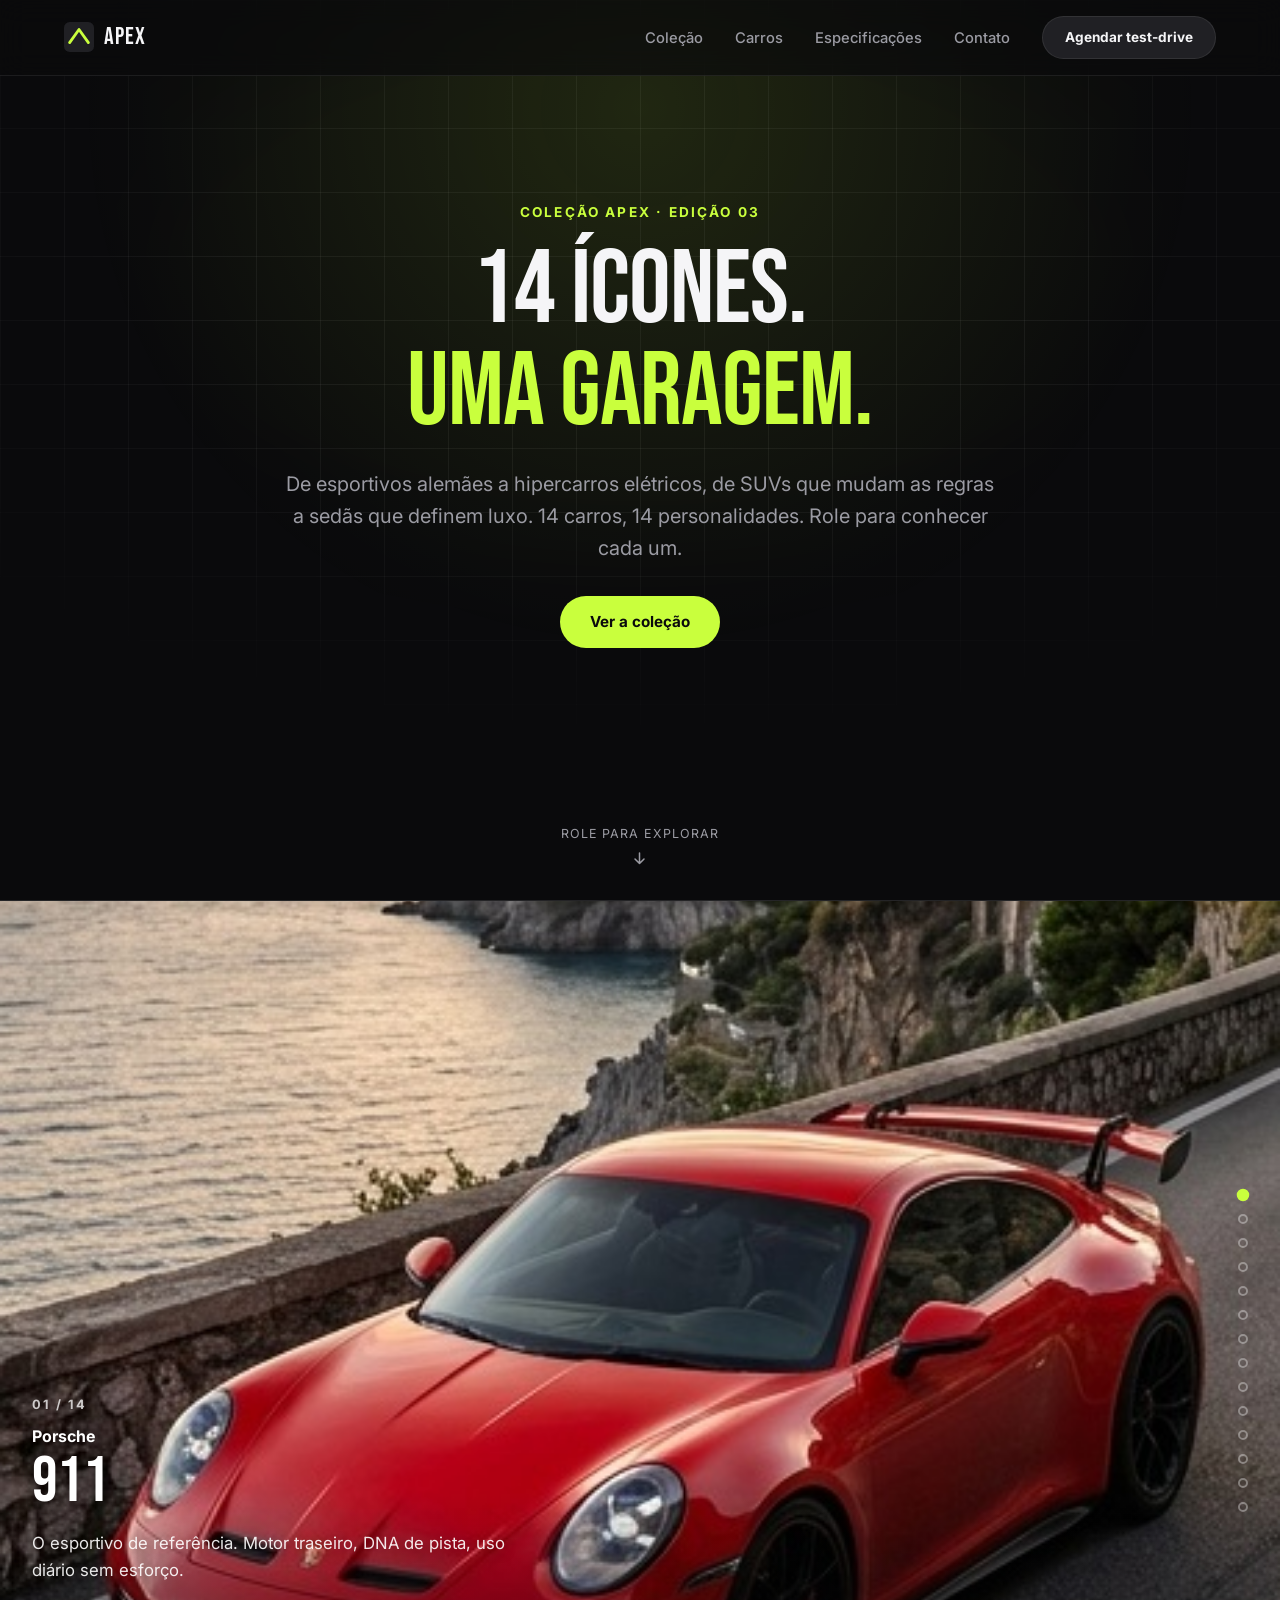
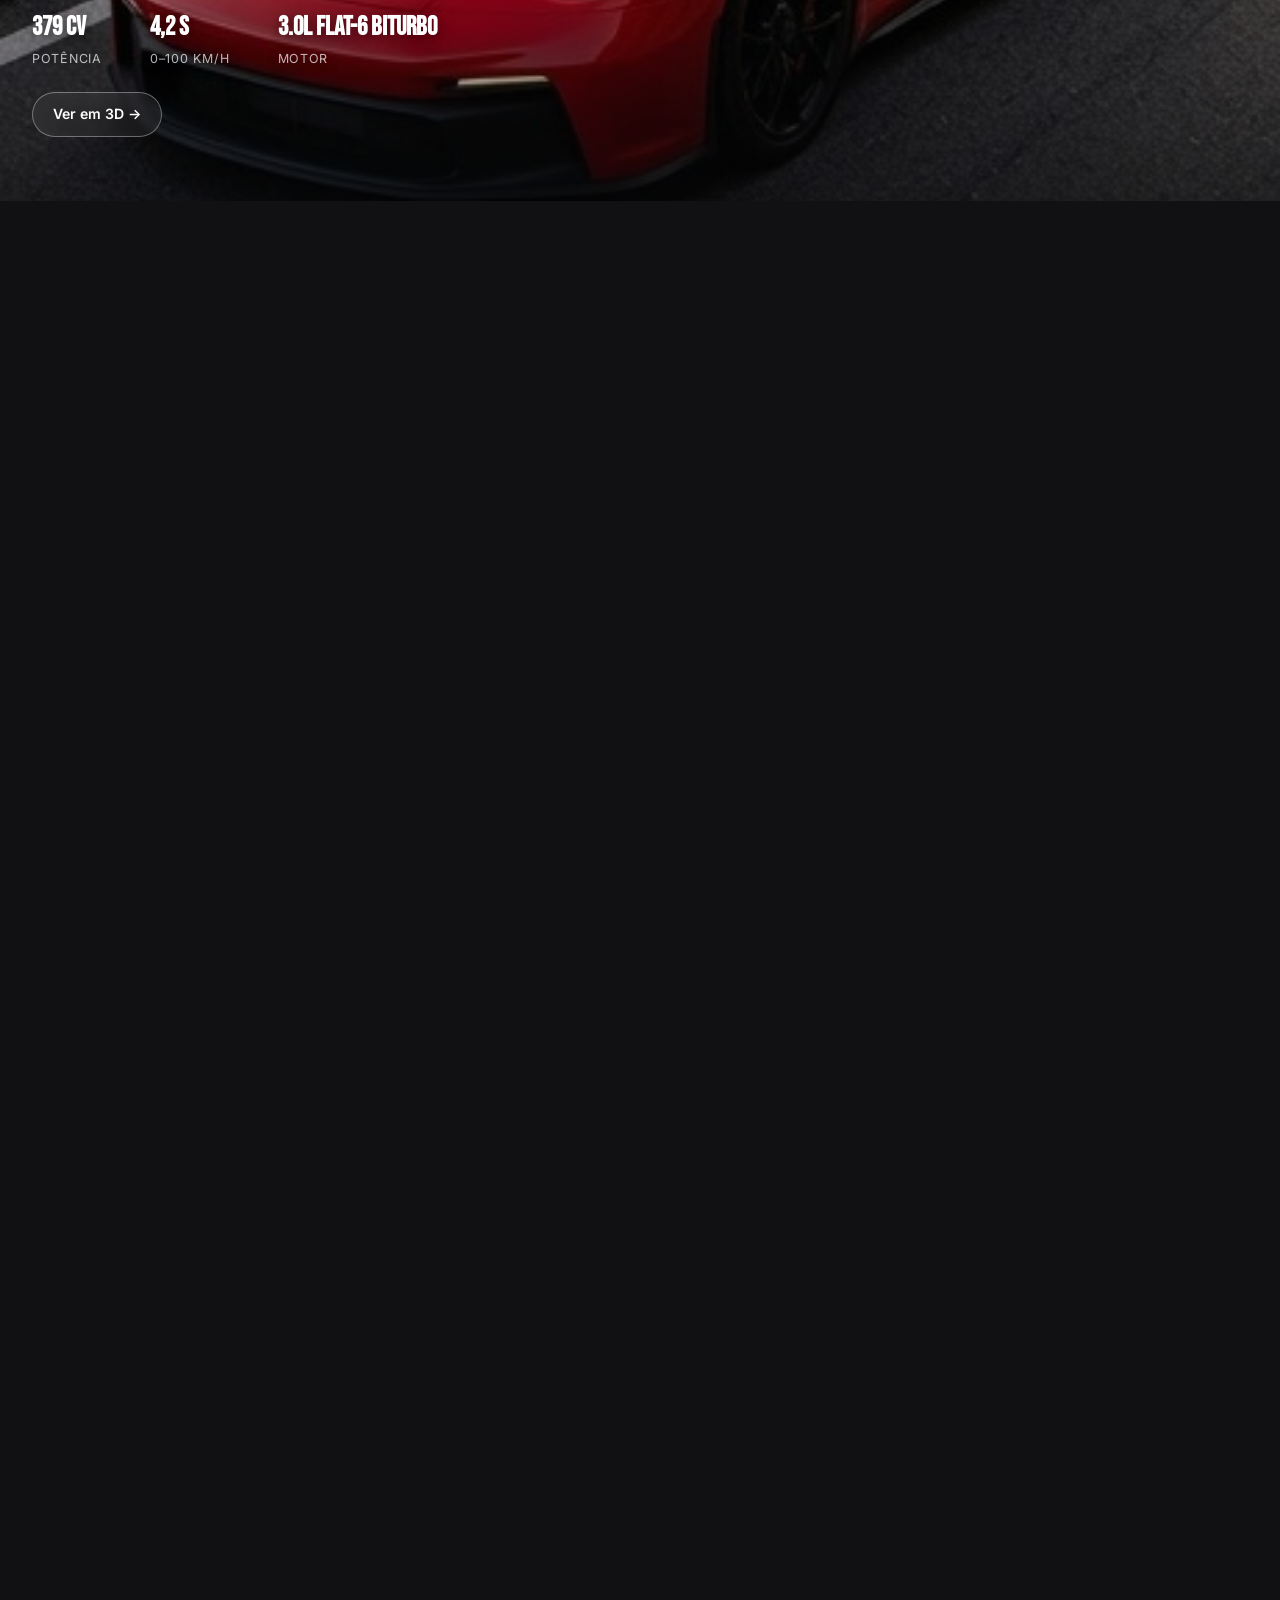
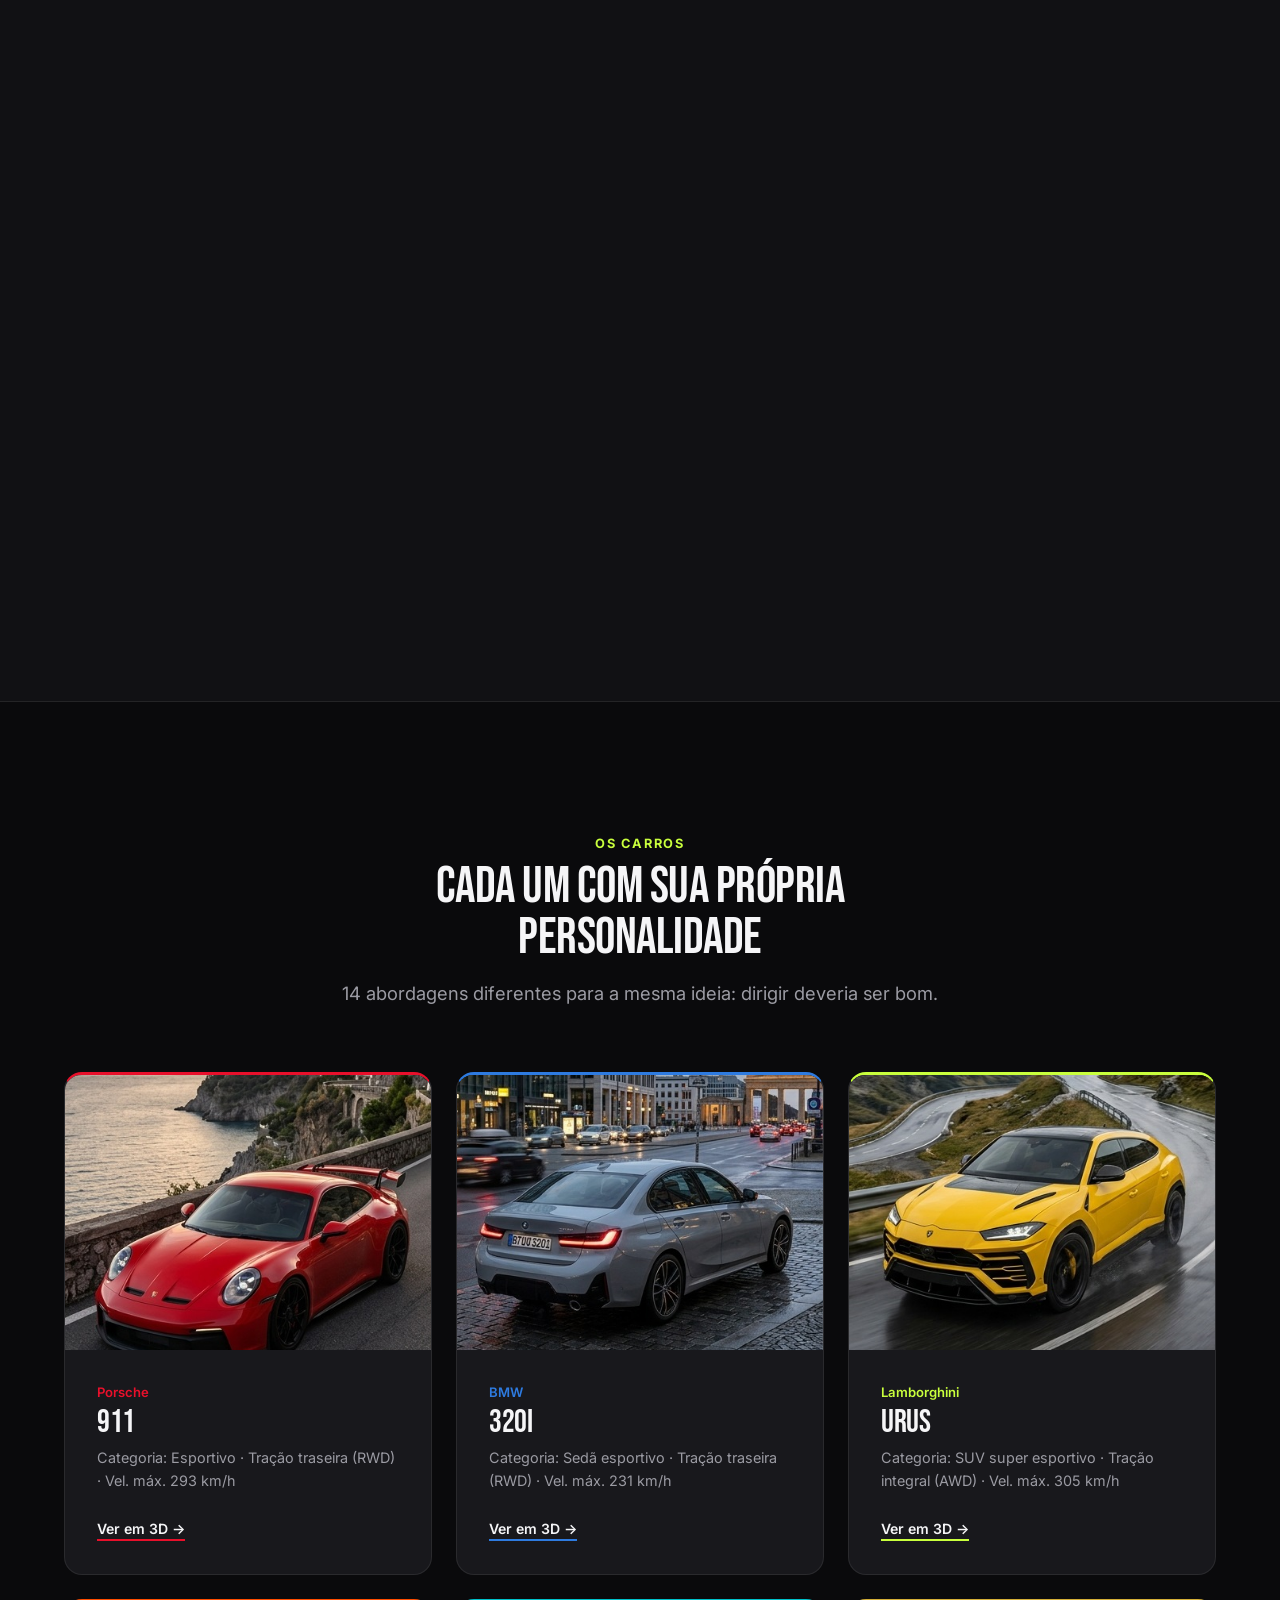
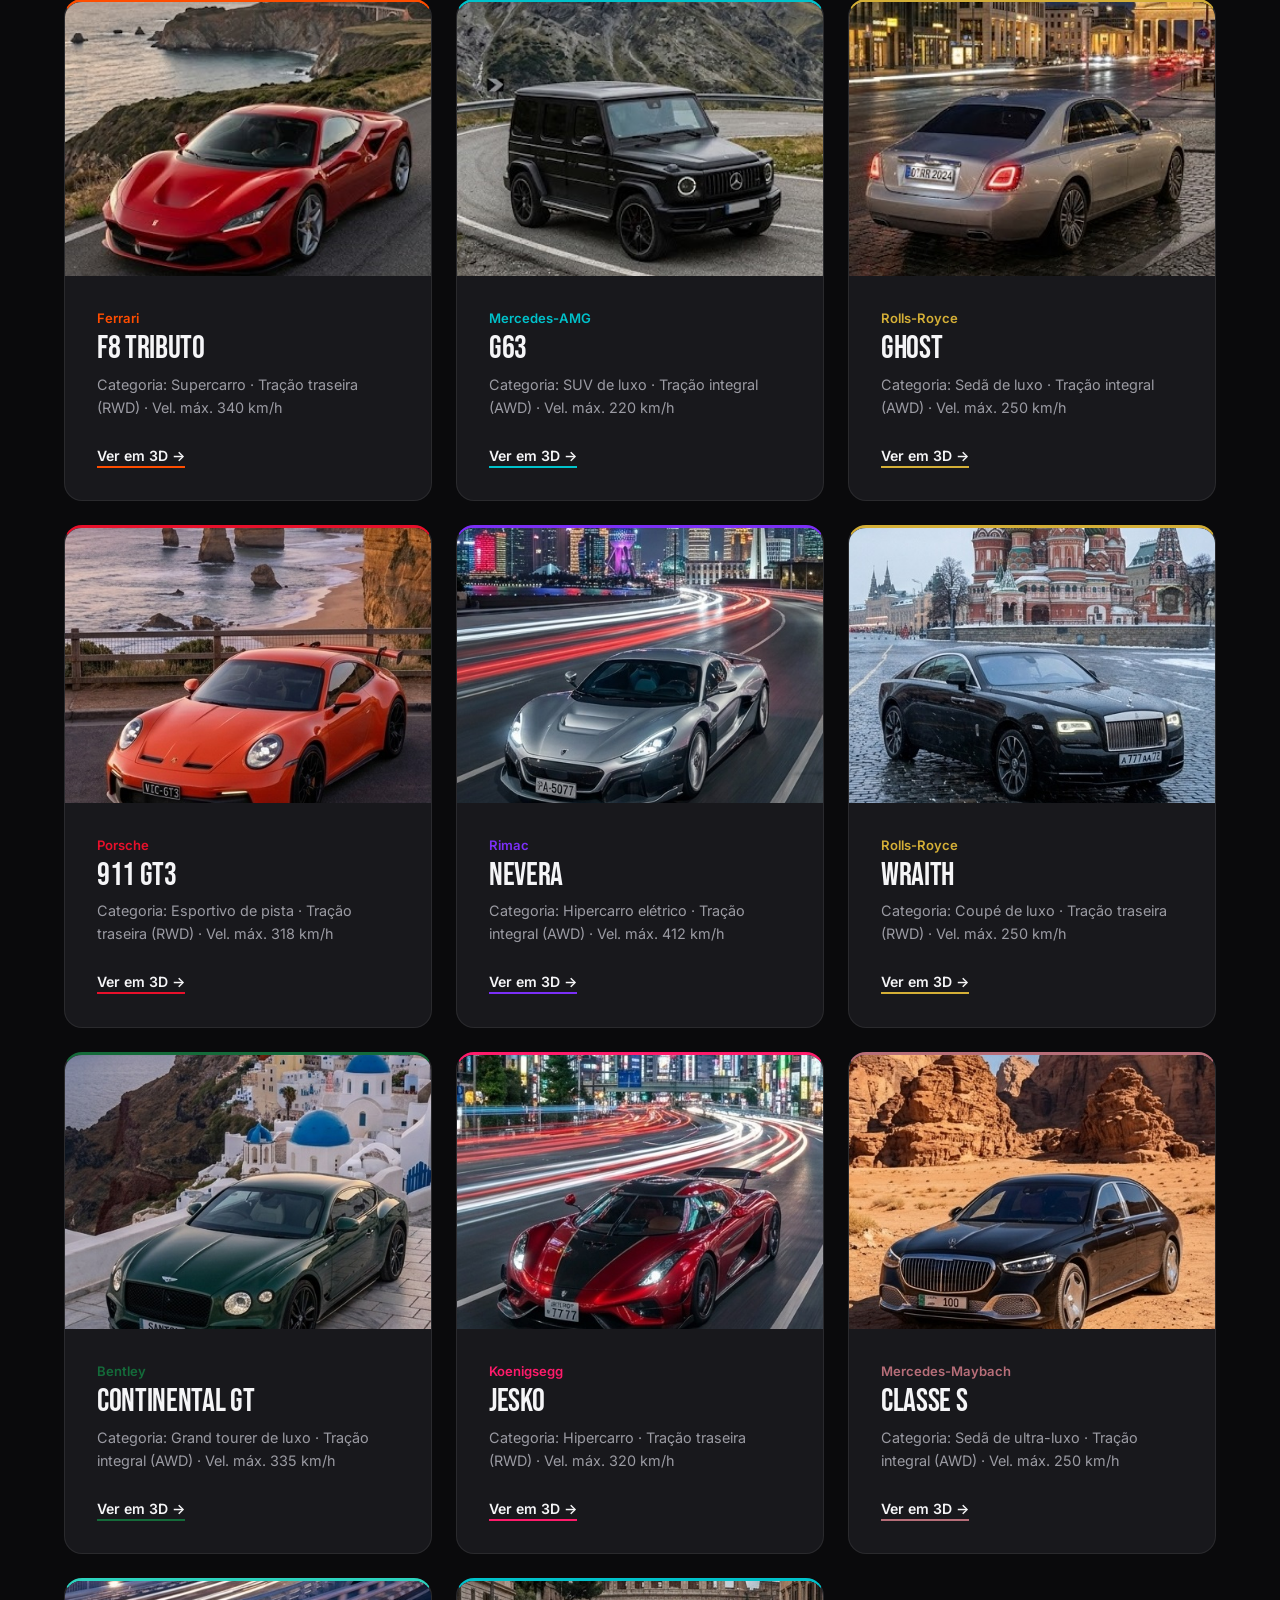
<file: index.html>
<!DOCTYPE html>
<html lang="pt-BR">
<head>
<meta charset="UTF-8">
<meta name="viewport" content="width=device-width, initial-scale=1.0">
<title>APEX — 14 ícones automotivos</title>
<meta name="description" content="APEX reúne 14 ícones do automobilismo em uma vitrine só: de Porsche e Ferrari a Rimac, Koenigsegg, Bentley e Rolls-Royce. Role a página e veja cada carro ganhar vida.">
<meta name="theme-color" content="#0A0A0C">

<meta property="og:type" content="website">
<meta property="og:title" content="APEX — 14 ícones automotivos">
<meta property="og:description" content="Uma coleção de 14 carros icônicos, de esportivos alemães a hipercarros elétricos, em uma vitrine digital com storytelling por scroll.">
<meta property="og:locale" content="pt_BR">

<link rel="icon" href="data:image/svg+xml,%3Csvg xmlns='http://www.w3.org/2000/svg' viewBox='0 0 32 32'%3E%3Crect width='32' height='32' rx='6' fill='%230A0A0C'/%3E%3Cpath d='M6 22 L16 8 L26 22' fill='none' stroke='%23C9FF3D' stroke-width='3' stroke-linecap='round' stroke-linejoin='round'/%3E%3C/svg%3E">

<link rel="preconnect" href="https://fonts.googleapis.com">
<link rel="preconnect" href="https://fonts.gstatic.com" crossorigin>
<link href="https://fonts.googleapis.com/css2?family=Bebas+Neue&family=Inter:wght@400;500;600;700;800&display=swap" rel="stylesheet">

<link rel="stylesheet" href="css/style.css">

<script type="application/ld+json">
{
  "@context": "https://schema.org",
  "@type": "ItemList",
  "name": "Coleção APEX",
  "itemListElement": [
    { "@type": "Car", "position": 1, "name": "Porsche 911", "brand": "Porsche", "vehicleEngine": "3.0L Flat-6 Biturbo" },
    { "@type": "Car", "position": 2, "name": "BMW 320i", "brand": "BMW", "vehicleEngine": "2.0L 4 cilindros Turbo" },
    { "@type": "Car", "position": 3, "name": "Lamborghini Urus", "brand": "Lamborghini", "vehicleEngine": "4.0L V8 Biturbo" },
    { "@type": "Car", "position": 4, "name": "Ferrari F8 Tributo", "brand": "Ferrari", "vehicleEngine": "3.9L V8 Biturbo" },
    { "@type": "Car", "position": 5, "name": "Mercedes-AMG G63", "brand": "Mercedes-AMG", "vehicleEngine": "4.0L V8 Biturbo" },
    { "@type": "Car", "position": 6, "name": "Rolls-Royce Ghost", "brand": "Rolls-Royce", "vehicleEngine": "6.75L V12 Biturbo" },
    { "@type": "Car", "position": 7, "name": "Porsche 911 GT3", "brand": "Porsche", "vehicleEngine": "4.0L Flat-6" },
    { "@type": "Car", "position": 8, "name": "Rimac Nevera", "brand": "Rimac", "vehicleEngine": "Elétrico, 4 motores" },
    { "@type": "Car", "position": 9, "name": "Rolls-Royce Wraith", "brand": "Rolls-Royce", "vehicleEngine": "6.6L V12 Biturbo" },
    { "@type": "Car", "position": 10, "name": "Bentley Continental GT", "brand": "Bentley", "vehicleEngine": "6.0L W12 Biturbo" },
    { "@type": "Car", "position": 11, "name": "Koenigsegg Jesko", "brand": "Koenigsegg", "vehicleEngine": "5.0L V8 Biturbo" },
    { "@type": "Car", "position": 12, "name": "Mercedes-Maybach Classe S", "brand": "Mercedes-Maybach", "vehicleEngine": "6.0L V12 Biturbo" },
    { "@type": "Car", "position": 13, "name": "McLaren Artura", "brand": "McLaren", "vehicleEngine": "3.0L V6 Biturbo Híbrido" },
    { "@type": "Car", "position": 14, "name": "Mercedes-AMG GT 63 S", "brand": "Mercedes-AMG", "vehicleEngine": "4.0L V8 Biturbo" }
  ]
}
</script>
</head>
<body>

<a class="skip-link" href="#conteudo">Pular para o conteúdo</a>

<!-- ===================== HEADER / NAV ===================== -->
<header class="site-header" id="topo">
  <div class="container header-inner">
    <a href="#topo" class="logo" aria-label="APEX — início">
      <svg class="logo-mark" viewBox="0 0 32 32" aria-hidden="true">
        <rect width="32" height="32" rx="6" class="logo-bg"/>
        <path d="M6 22 L16 8 L26 22" fill="none" stroke="currentColor" stroke-width="3" stroke-linecap="round" stroke-linejoin="round"/>
      </svg>
      <span>APEX</span>
    </a>

    <nav class="main-nav" id="mainNav" aria-label="Navegação principal">
      <ul>
        <li><a href="#colecao">Coleção</a></li>
        <li><a href="#carros">Carros</a></li>
        <li><a href="#especificacoes">Especificações</a></li>
        <li><a href="#contato">Contato</a></li>
      </ul>
      <a href="#contato" class="btn btn-nav">Agendar test-drive</a>
    </nav>

    <button class="menu-toggle" id="menuToggle" aria-label="Abrir menu" aria-expanded="false" aria-controls="mainNav">
      <span></span><span></span><span></span>
    </button>
  </div>
</header>

<main id="conteudo">

<!-- ===================== HERO ===================== -->
<section class="hero" aria-label="Abertura">
  <div class="hero-grid" aria-hidden="true"></div>
  <div class="container hero-inner">
    <p class="hero-eyebrow reveal">Coleção APEX · Edição 03</p>
    <h1 class="hero-title reveal">
      14 ícones.<br>
      <span class="accent-text">Uma garagem.</span>
    </h1>
    <p class="hero-lead reveal">
      De esportivos alemães a hipercarros elétricos, de SUVs que mudam as regras a
      sedãs que definem luxo. 14 carros, 14 personalidades. Role para conhecer cada um.
    </p>
    <a href="#colecao" class="btn btn-primary reveal">Ver a coleção</a>
  </div>
  <a href="#colecao" class="scroll-cue" aria-hidden="true">
    <span>Role para explorar</span>
    <svg viewBox="0 0 24 24" width="18" height="18"><path d="M12 4v14m0 0-6-6m6 6 6-6" fill="none" stroke="currentColor" stroke-width="2" stroke-linecap="round" stroke-linejoin="round"/></svg>
  </a>
</section>

<!-- ===================== COLEÇÃO (scrollytelling) ===================== -->
<section class="showcase" id="colecao" aria-label="Coleção de carros">
  <div class="showcase-track">
    <div class="showcase-stage">

      <div class="car-layer" data-index="0" data-car="porsche">
        <img class="car-photo" src="assets/porsche-911.jpg" alt="Porsche 911 vermelho em estrada litorânea ao entardecer, na Costa Amalfitana" width="461" height="768" loading="eager">
        <div class="car-overlay"></div>
        <div class="car-copy">
          <span class="copy-index">01 / 14</span>
          <span class="copy-brand">Porsche</span>
          <h2 class="copy-model">911</h2>
          <p class="copy-tagline">O esportivo de referência. Motor traseiro, DNA de pista, uso diário sem esforço.</p>
          <ul class="copy-specs">
            <li><strong>379 cv</strong><span>Potência</span></li>
            <li><strong>4,2 s</strong><span>0–100 km/h</span></li>
            <li><strong>3.0L Flat-6 Biturbo</strong><span>Motor</span></li>
          </ul>
          <a href="carro.html?carro=porsche" class="copy-cta">Ver em 3D →</a>
        </div>
      </div>

      <div class="car-layer" data-index="1" data-car="bmw">
        <img class="car-photo" src="assets/bmw-320i.jpg" alt="BMW 320i prata visto de trás em rua urbana molhada, com o Portão de Brandemburgo ao fundo" width="461" height="768" loading="lazy">
        <div class="car-overlay"></div>
        <div class="car-copy">
          <span class="copy-index">02 / 14</span>
          <span class="copy-brand">BMW</span>
          <h2 class="copy-model">320i</h2>
          <p class="copy-tagline">O equilíbrio perfeito entre esportividade e rotina. Tração traseira, cockpit voltado ao motorista.</p>
          <ul class="copy-specs">
            <li><strong>184 cv</strong><span>Potência</span></li>
            <li><strong>7,1 s</strong><span>0–100 km/h</span></li>
            <li><strong>2.0L 4 cil. Turbo</strong><span>Motor</span></li>
          </ul>
          <a href="carro.html?carro=bmw" class="copy-cta">Ver em 3D →</a>
        </div>
      </div>

      <div class="car-layer" data-index="2" data-car="urus">
        <img class="car-photo" src="assets/lamborghini-urus.jpg" alt="Lamborghini Urus amarela em estrada de montanha sinuosa com picos nevados ao fundo" width="454" height="768" loading="lazy">
        <div class="car-overlay"></div>
        <div class="car-copy">
          <span class="copy-index">03 / 14</span>
          <span class="copy-brand">Lamborghini</span>
          <h2 class="copy-model">Urus</h2>
          <p class="copy-tagline">O SUV que mudou as regras. Espaço para o dia a dia, alma de super esportivo.</p>
          <ul class="copy-specs">
            <li><strong>650 cv</strong><span>Potência</span></li>
            <li><strong>3,6 s</strong><span>0–100 km/h</span></li>
            <li><strong>4.0L V8 Biturbo</strong><span>Motor</span></li>
          </ul>
          <a href="carro.html?carro=urus" class="copy-cta">Ver em 3D →</a>
        </div>
      </div>

      <div class="car-layer" data-index="3" data-car="ferrari">
        <img class="car-photo" src="assets/ferrari-f8.jpg" alt="Ferrari F8 Tributo vermelha em estrada litorânea ao entardecer, na Big Sur" width="333" height="559" loading="lazy">
        <div class="car-overlay"></div>
        <div class="car-copy">
          <span class="copy-index">04 / 14</span>
          <span class="copy-brand">Ferrari</span>
          <h2 class="copy-model">F8 Tributo</h2>
          <p class="copy-tagline">Motor central, alma de pista. O supercarro que empresta tecnologia direto da Fórmula 1.</p>
          <ul class="copy-specs">
            <li><strong>720 cv</strong><span>Potência</span></li>
            <li><strong>2,9 s</strong><span>0–100 km/h</span></li>
            <li><strong>3.9L V8 Biturbo</strong><span>Motor</span></li>
          </ul>
          <a href="carro.html?carro=ferrari" class="copy-cta">Ver em 3D →</a>
        </div>
      </div>

      <div class="car-layer" data-index="4" data-car="mercedes">
        <img class="car-photo" src="assets/mercedes-g63.jpg" alt="Mercedes-AMG G63 preto em estrada de montanha com picos nevados ao fundo" width="326" height="559" loading="lazy">
        <div class="car-overlay"></div>
        <div class="car-copy">
          <span class="copy-index">05 / 14</span>
          <span class="copy-brand">Mercedes-AMG</span>
          <h2 class="copy-model">G63</h2>
          <p class="copy-tagline">O SUV icônico que atravessa qualquer terreno sem abrir mão do rugido AMG.</p>
          <ul class="copy-specs">
            <li><strong>585 cv</strong><span>Potência</span></li>
            <li><strong>4,5 s</strong><span>0–100 km/h</span></li>
            <li><strong>4.0L V8 Biturbo</strong><span>Motor</span></li>
          </ul>
          <a href="carro.html?carro=mercedes" class="copy-cta">Ver em 3D →</a>
        </div>
      </div>

      <div class="car-layer" data-index="5" data-car="rolls">
        <img class="car-photo" src="assets/rolls-royce-ghost.jpg" alt="Rolls-Royce Ghost prata visto de trás em rua urbana à noite, com o Portão de Brandemburgo ao fundo" width="333" height="559" loading="lazy">
        <div class="car-overlay"></div>
        <div class="car-copy">
          <span class="copy-index">06 / 14</span>
          <span class="copy-brand">Rolls-Royce</span>
          <h2 class="copy-model">Ghost</h2>
          <p class="copy-tagline">A definição de luxo silencioso. Motor V12, cabine isolada do mundo lá fora.</p>
          <ul class="copy-specs">
            <li><strong>571 cv</strong><span>Potência</span></li>
            <li><strong>4,8 s</strong><span>0–100 km/h</span></li>
            <li><strong>6.75L V12 Biturbo</strong><span>Motor</span></li>
          </ul>
          <a href="carro.html?carro=rolls" class="copy-cta">Ver em 3D →</a>
        </div>
      </div>

      <div class="car-layer" data-index="6" data-car="porsche-gt3">
        <img class="car-photo" src="assets/porsche-911-gt3.jpg" alt="Porsche 911 GT3 laranja em mirante litorâneo, nos Doze Apóstolos, Austrália" width="461" height="768" loading="lazy">
        <div class="car-overlay"></div>
        <div class="car-copy">
          <span class="copy-index">07 / 14</span>
          <span class="copy-brand">Porsche</span>
          <h2 class="copy-model">911 GT3</h2>
          <p class="copy-tagline">Motor aspirado, alma de pista homologada para a rua. Puro em cada detalhe.</p>
          <ul class="copy-specs">
            <li><strong>510 cv</strong><span>Potência</span></li>
            <li><strong>3,4 s</strong><span>0–100 km/h</span></li>
            <li><strong>4.0L Flat-6</strong><span>Motor</span></li>
          </ul>
          <a href="carro.html?carro=porsche-gt3" class="copy-cta">Ver em 3D →</a>
        </div>
      </div>

      <div class="car-layer" data-index="7" data-car="rimac">
        <img class="car-photo" src="assets/rimac-nevera.jpg" alt="Rimac Nevera prata em avenida noturna de Xangai, com skyline iluminado" width="454" height="768" loading="lazy">
        <div class="car-overlay"></div>
        <div class="car-copy">
          <span class="copy-index">08 / 14</span>
          <span class="copy-brand">Rimac</span>
          <h2 class="copy-model">Nevera</h2>
          <p class="copy-tagline">O hipercarro 100% elétrico que redefiniu o que "instantâneo" significa em aceleração.</p>
          <ul class="copy-specs">
            <li><strong>1.914 cv</strong><span>Potência</span></li>
            <li><strong>1,85 s</strong><span>0–100 km/h</span></li>
            <li><strong>Elétrico, 4 motores</strong><span>Motor</span></li>
          </ul>
          <a href="carro.html?carro=rimac" class="copy-cta">Ver em 3D →</a>
        </div>
      </div>

      <div class="car-layer" data-index="8" data-car="wraith">
        <img class="car-photo" src="assets/rolls-royce-wraith.jpg" alt="Rolls-Royce Wraith preto na Praça Vermelha de Moscou, com a Catedral de São Basílio ao fundo" width="461" height="768" loading="lazy">
        <div class="car-overlay"></div>
        <div class="car-copy">
          <span class="copy-index">09 / 14</span>
          <span class="copy-brand">Rolls-Royce</span>
          <h2 class="copy-model">Wraith</h2>
          <p class="copy-tagline">O coupé grand tourer mais potente já feito pela marca. Elegância com atitude.</p>
          <ul class="copy-specs">
            <li><strong>624 cv</strong><span>Potência</span></li>
            <li><strong>4,4 s</strong><span>0–100 km/h</span></li>
            <li><strong>6.6L V12 Biturbo</strong><span>Motor</span></li>
          </ul>
          <a href="carro.html?carro=wraith" class="copy-cta">Ver em 3D →</a>
        </div>
      </div>

      <div class="car-layer" data-index="9" data-car="bentley">
        <img class="car-photo" src="assets/bentley-continental-gt.jpg" alt="Bentley Continental GT verde em Santorini, Grécia, ao pôr do sol" width="461" height="768" loading="lazy">
        <div class="car-overlay"></div>
        <div class="car-copy">
          <span class="copy-index">10 / 14</span>
          <span class="copy-brand">Bentley</span>
          <h2 class="copy-model">Continental GT</h2>
          <p class="copy-tagline">Artesanato britânico e um W12 potente para cruzar continentes com classe.</p>
          <ul class="copy-specs">
            <li><strong>635 cv</strong><span>Potência</span></li>
            <li><strong>3,7 s</strong><span>0–100 km/h</span></li>
            <li><strong>6.0L W12 Biturbo</strong><span>Motor</span></li>
          </ul>
          <a href="carro.html?carro=bentley" class="copy-cta">Ver em 3D →</a>
        </div>
      </div>

      <div class="car-layer" data-index="10" data-car="koenigsegg">
        <img class="car-photo" src="assets/koenigsegg-jesko.jpg" alt="Koenigsegg Jesko vermelha em avenida noturna de Tóquio, com letreiros iluminados" width="454" height="768" loading="lazy">
        <div class="car-overlay"></div>
        <div class="car-copy">
          <span class="copy-index">11 / 14</span>
          <span class="copy-brand">Koenigsegg</span>
          <h2 class="copy-model">Jesko</h2>
          <p class="copy-tagline">Engenharia sueca obcecada por aerodinâmica. Um dos hipercarros mais extremos do mundo.</p>
          <ul class="copy-specs">
            <li><strong>1.280 cv</strong><span>Potência</span></li>
            <li><strong>2,5 s</strong><span>0–100 km/h</span></li>
            <li><strong>5.0L V8 Biturbo</strong><span>Motor</span></li>
          </ul>
          <a href="carro.html?carro=koenigsegg" class="copy-cta">Ver em 3D →</a>
        </div>
      </div>

      <div class="car-layer" data-index="11" data-car="maybach">
        <img class="car-photo" src="assets/mercedes-maybach-s.jpg" alt="Mercedes-Maybach Classe S preta em vale rochoso de Wadi Rum, Jordânia" width="461" height="768" loading="lazy">
        <div class="car-overlay"></div>
        <div class="car-copy">
          <span class="copy-index">12 / 14</span>
          <span class="copy-brand">Mercedes-Maybach</span>
          <h2 class="copy-model">Classe S</h2>
          <p class="copy-tagline">A cabine mais silenciosa e refinada da Mercedes. Luxo de motorista particular.</p>
          <ul class="copy-specs">
            <li><strong>621 cv</strong><span>Potência</span></li>
            <li><strong>4,4 s</strong><span>0–100 km/h</span></li>
            <li><strong>6.0L V12 Biturbo</strong><span>Motor</span></li>
          </ul>
          <a href="carro.html?carro=maybach" class="copy-cta">Ver em 3D →</a>
        </div>
      </div>

      <div class="car-layer" data-index="12" data-car="mclaren">
        <img class="car-photo" src="assets/mclaren-artura.jpg" alt="McLaren Artura azul-turquesa em ponte iluminada de Dubai, à noite" width="454" height="768" loading="lazy">
        <div class="car-overlay"></div>
        <div class="car-copy">
          <span class="copy-index">13 / 14</span>
          <span class="copy-brand">McLaren</span>
          <h2 class="copy-model">Artura</h2>
          <p class="copy-tagline">Motor híbrido V6, alma de supercarro. O futuro da McLaren começa aqui.</p>
          <ul class="copy-specs">
            <li><strong>671 cv</strong><span>Potência</span></li>
            <li><strong>3,0 s</strong><span>0–100 km/h</span></li>
            <li><strong>3.0L V6 Biturbo Híbrido</strong><span>Motor</span></li>
          </ul>
          <a href="carro.html?carro=mclaren" class="copy-cta">Ver em 3D →</a>
        </div>
      </div>

      <div class="car-layer" data-index="13" data-car="amg-gt63">
        <img class="car-photo" src="assets/mercedes-amg-gt63.jpg" alt="Mercedes-AMG GT 63 cinza visto de trás em rua de paralelepípedos em Roma, com o Coliseu ao fundo" width="461" height="768" loading="lazy">
        <div class="car-overlay"></div>
        <div class="car-copy">
          <span class="copy-index">14 / 14</span>
          <span class="copy-brand">Mercedes-AMG</span>
          <h2 class="copy-model">GT 63 S</h2>
          <p class="copy-tagline">Quatro portas, coração de esportivo. Performance AMG para toda a família.</p>
          <ul class="copy-specs">
            <li><strong>630 cv</strong><span>Potência</span></li>
            <li><strong>3,2 s</strong><span>0–100 km/h</span></li>
            <li><strong>4.0L V8 Biturbo</strong><span>Motor</span></li>
          </ul>
          <a href="carro.html?carro=amg-gt63" class="copy-cta">Ver em 3D →</a>
        </div>
      </div>

      <div class="showcase-progress" role="tablist" aria-label="Selecionar carro">
        <button class="dot is-active" data-index="0" type="button" aria-label="Ver Porsche 911"></button>
        <button class="dot" data-index="1" type="button" aria-label="Ver BMW 320i"></button>
        <button class="dot" data-index="2" type="button" aria-label="Ver Lamborghini Urus"></button>
        <button class="dot" data-index="3" type="button" aria-label="Ver Ferrari F8 Tributo"></button>
        <button class="dot" data-index="4" type="button" aria-label="Ver Mercedes-AMG G63"></button>
        <button class="dot" data-index="5" type="button" aria-label="Ver Rolls-Royce Ghost"></button>
        <button class="dot" data-index="6" type="button" aria-label="Ver Porsche 911 GT3"></button>
        <button class="dot" data-index="7" type="button" aria-label="Ver Rimac Nevera"></button>
        <button class="dot" data-index="8" type="button" aria-label="Ver Rolls-Royce Wraith"></button>
        <button class="dot" data-index="9" type="button" aria-label="Ver Bentley Continental GT"></button>
        <button class="dot" data-index="10" type="button" aria-label="Ver Koenigsegg Jesko"></button>
        <button class="dot" data-index="11" type="button" aria-label="Ver Mercedes-Maybach Classe S"></button>
        <button class="dot" data-index="12" type="button" aria-label="Ver McLaren Artura"></button>
        <button class="dot" data-index="13" type="button" aria-label="Ver Mercedes-AMG GT 63 S"></button>
      </div>
    </div>
  </div>
</section>

<!-- ===================== GRID DE CARROS ===================== -->
<section class="section section-cars" id="carros" aria-label="Os carros da coleção">
  <div class="container">
    <div class="section-heading reveal">
      <span class="eyebrow">Os carros</span>
      <h2>Cada um com sua própria personalidade</h2>
      <p class="lead">14 abordagens diferentes para a mesma ideia: dirigir deveria ser bom.</p>
    </div>

    <div class="cars-grid">
      <article class="car-card reveal" data-accent="porsche">
        <a class="car-card-media" href="carro.html?carro=porsche" aria-label="Ver Porsche 911 em 3D">
          <img src="assets/porsche-911.jpg" alt="" width="461" height="768" loading="lazy">
        </a>
        <div class="car-card-body">
          <span class="car-card-brand">Porsche</span>
          <h3>911</h3>
          <p>Categoria: Esportivo &middot; Tração traseira (RWD) &middot; Vel. máx. 293 km/h</p>
          <a href="carro.html?carro=porsche" class="car-card-link">Ver em 3D →</a>
        </div>
      </article>
      <article class="car-card reveal" data-accent="bmw">
        <a class="car-card-media" href="carro.html?carro=bmw" aria-label="Ver BMW 320i em 3D">
          <img src="assets/bmw-320i.jpg" alt="" width="461" height="768" loading="lazy">
        </a>
        <div class="car-card-body">
          <span class="car-card-brand">BMW</span>
          <h3>320i</h3>
          <p>Categoria: Sedã esportivo &middot; Tração traseira (RWD) &middot; Vel. máx. 231 km/h</p>
          <a href="carro.html?carro=bmw" class="car-card-link">Ver em 3D →</a>
        </div>
      </article>
      <article class="car-card reveal" data-accent="urus">
        <a class="car-card-media" href="carro.html?carro=urus" aria-label="Ver Lamborghini Urus em 3D">
          <img src="assets/lamborghini-urus.jpg" alt="" width="454" height="768" loading="lazy">
        </a>
        <div class="car-card-body">
          <span class="car-card-brand">Lamborghini</span>
          <h3>Urus</h3>
          <p>Categoria: SUV super esportivo &middot; Tração integral (AWD) &middot; Vel. máx. 305 km/h</p>
          <a href="carro.html?carro=urus" class="car-card-link">Ver em 3D →</a>
        </div>
      </article>
      <article class="car-card reveal" data-accent="ferrari">
        <a class="car-card-media" href="carro.html?carro=ferrari" aria-label="Ver Ferrari F8 Tributo em 3D">
          <img src="assets/ferrari-f8.jpg" alt="" width="333" height="559" loading="lazy">
        </a>
        <div class="car-card-body">
          <span class="car-card-brand">Ferrari</span>
          <h3>F8 Tributo</h3>
          <p>Categoria: Supercarro &middot; Tração traseira (RWD) &middot; Vel. máx. 340 km/h</p>
          <a href="carro.html?carro=ferrari" class="car-card-link">Ver em 3D →</a>
        </div>
      </article>
      <article class="car-card reveal" data-accent="mercedes">
        <a class="car-card-media" href="carro.html?carro=mercedes" aria-label="Ver Mercedes-AMG G63 em 3D">
          <img src="assets/mercedes-g63.jpg" alt="" width="326" height="559" loading="lazy">
        </a>
        <div class="car-card-body">
          <span class="car-card-brand">Mercedes-AMG</span>
          <h3>G63</h3>
          <p>Categoria: SUV de luxo &middot; Tração integral (AWD) &middot; Vel. máx. 220 km/h</p>
          <a href="carro.html?carro=mercedes" class="car-card-link">Ver em 3D →</a>
        </div>
      </article>
      <article class="car-card reveal" data-accent="rolls">
        <a class="car-card-media" href="carro.html?carro=rolls" aria-label="Ver Rolls-Royce Ghost em 3D">
          <img src="assets/rolls-royce-ghost.jpg" alt="" width="333" height="559" loading="lazy">
        </a>
        <div class="car-card-body">
          <span class="car-card-brand">Rolls-Royce</span>
          <h3>Ghost</h3>
          <p>Categoria: Sedã de luxo &middot; Tração integral (AWD) &middot; Vel. máx. 250 km/h</p>
          <a href="carro.html?carro=rolls" class="car-card-link">Ver em 3D →</a>
        </div>
      </article>
      <article class="car-card reveal" data-accent="porsche-gt3">
        <a class="car-card-media" href="carro.html?carro=porsche-gt3" aria-label="Ver Porsche 911 GT3 em 3D">
          <img src="assets/porsche-911-gt3.jpg" alt="" width="461" height="768" loading="lazy">
        </a>
        <div class="car-card-body">
          <span class="car-card-brand">Porsche</span>
          <h3>911 GT3</h3>
          <p>Categoria: Esportivo de pista &middot; Tração traseira (RWD) &middot; Vel. máx. 318 km/h</p>
          <a href="carro.html?carro=porsche-gt3" class="car-card-link">Ver em 3D →</a>
        </div>
      </article>
      <article class="car-card reveal" data-accent="rimac">
        <a class="car-card-media" href="carro.html?carro=rimac" aria-label="Ver Rimac Nevera em 3D">
          <img src="assets/rimac-nevera.jpg" alt="" width="454" height="768" loading="lazy">
        </a>
        <div class="car-card-body">
          <span class="car-card-brand">Rimac</span>
          <h3>Nevera</h3>
          <p>Categoria: Hipercarro elétrico &middot; Tração integral (AWD) &middot; Vel. máx. 412 km/h</p>
          <a href="carro.html?carro=rimac" class="car-card-link">Ver em 3D →</a>
        </div>
      </article>
      <article class="car-card reveal" data-accent="wraith">
        <a class="car-card-media" href="carro.html?carro=wraith" aria-label="Ver Rolls-Royce Wraith em 3D">
          <img src="assets/rolls-royce-wraith.jpg" alt="" width="461" height="768" loading="lazy">
        </a>
        <div class="car-card-body">
          <span class="car-card-brand">Rolls-Royce</span>
          <h3>Wraith</h3>
          <p>Categoria: Coupé de luxo &middot; Tração traseira (RWD) &middot; Vel. máx. 250 km/h</p>
          <a href="carro.html?carro=wraith" class="car-card-link">Ver em 3D →</a>
        </div>
      </article>
      <article class="car-card reveal" data-accent="bentley">
        <a class="car-card-media" href="carro.html?carro=bentley" aria-label="Ver Bentley Continental GT em 3D">
          <img src="assets/bentley-continental-gt.jpg" alt="" width="461" height="768" loading="lazy">
        </a>
        <div class="car-card-body">
          <span class="car-card-brand">Bentley</span>
          <h3>Continental GT</h3>
          <p>Categoria: Grand tourer de luxo &middot; Tração integral (AWD) &middot; Vel. máx. 335 km/h</p>
          <a href="carro.html?carro=bentley" class="car-card-link">Ver em 3D →</a>
        </div>
      </article>
      <article class="car-card reveal" data-accent="koenigsegg">
        <a class="car-card-media" href="carro.html?carro=koenigsegg" aria-label="Ver Koenigsegg Jesko em 3D">
          <img src="assets/koenigsegg-jesko.jpg" alt="" width="454" height="768" loading="lazy">
        </a>
        <div class="car-card-body">
          <span class="car-card-brand">Koenigsegg</span>
          <h3>Jesko</h3>
          <p>Categoria: Hipercarro &middot; Tração traseira (RWD) &middot; Vel. máx. 320 km/h</p>
          <a href="carro.html?carro=koenigsegg" class="car-card-link">Ver em 3D →</a>
        </div>
      </article>
      <article class="car-card reveal" data-accent="maybach">
        <a class="car-card-media" href="carro.html?carro=maybach" aria-label="Ver Mercedes-Maybach Classe S em 3D">
          <img src="assets/mercedes-maybach-s.jpg" alt="" width="461" height="768" loading="lazy">
        </a>
        <div class="car-card-body">
          <span class="car-card-brand">Mercedes-Maybach</span>
          <h3>Classe S</h3>
          <p>Categoria: Sedã de ultra-luxo &middot; Tração integral (AWD) &middot; Vel. máx. 250 km/h</p>
          <a href="carro.html?carro=maybach" class="car-card-link">Ver em 3D →</a>
        </div>
      </article>
      <article class="car-card reveal" data-accent="mclaren">
        <a class="car-card-media" href="carro.html?carro=mclaren" aria-label="Ver McLaren Artura em 3D">
          <img src="assets/mclaren-artura.jpg" alt="" width="454" height="768" loading="lazy">
        </a>
        <div class="car-card-body">
          <span class="car-card-brand">McLaren</span>
          <h3>Artura</h3>
          <p>Categoria: Supercarro híbrido &middot; Tração traseira (RWD) &middot; Vel. máx. 330 km/h</p>
          <a href="carro.html?carro=mclaren" class="car-card-link">Ver em 3D →</a>
        </div>
      </article>
      <article class="car-card reveal" data-accent="amg-gt63">
        <a class="car-card-media" href="carro.html?carro=amg-gt63" aria-label="Ver Mercedes-AMG GT 63 S em 3D">
          <img src="assets/mercedes-amg-gt63.jpg" alt="" width="461" height="768" loading="lazy">
        </a>
        <div class="car-card-body">
          <span class="car-card-brand">Mercedes-AMG</span>
          <h3>GT 63 S</h3>
          <p>Categoria: Sedã-cupê esportivo &middot; Tração integral (AWD) &middot; Vel. máx. 315 km/h</p>
          <a href="carro.html?carro=amg-gt63" class="car-card-link">Ver em 3D →</a>
        </div>
      </article>
    </div>
  </div>
</section>

<!-- ===================== ESPECIFICAÇÕES ===================== -->
<section class="section section-specs" id="especificacoes" aria-label="Especificações técnicas">
  <div class="container">
    <div class="section-heading reveal">
      <span class="eyebrow">Especificações</span>
      <h2>Ficha técnica lado a lado</h2>
      <p class="lead">Valores de referência do fabricante — podem variar conforme configuração e ano-modelo.</p>
    </div>

    <div class="table-wrap reveal">
      <table class="specs-table">
        <caption class="sr-only">Comparativo técnico entre os 14 carros da coleção APEX</caption>
        <thead>
          <tr>
            <th scope="col">Especificação</th>
            <th scope="col">Porsche 911</th>
            <th scope="col">BMW 320i</th>
            <th scope="col">Lamborghini Urus</th>
            <th scope="col">Ferrari F8 Tributo</th>
            <th scope="col">Mercedes-AMG G63</th>
            <th scope="col">Rolls-Royce Ghost</th>
            <th scope="col">Porsche 911 GT3</th>
            <th scope="col">Rimac Nevera</th>
            <th scope="col">Rolls-Royce Wraith</th>
            <th scope="col">Bentley Continental GT</th>
            <th scope="col">Koenigsegg Jesko</th>
            <th scope="col">Mercedes-Maybach Classe S</th>
            <th scope="col">McLaren Artura</th>
            <th scope="col">Mercedes-AMG GT 63 S</th>
          </tr>
        </thead>
        <tbody>
          <tr>
            <th scope="row">Motor</th>
            <td>3.0L Flat-6 Biturbo</td>
            <td>2.0L 4 cilindros Turbo</td>
            <td>4.0L V8 Biturbo</td>
            <td>3.9L V8 Biturbo</td>
            <td>4.0L V8 Biturbo</td>
            <td>6.75L V12 Biturbo</td>
            <td>4.0L Flat-6</td>
            <td>Elétrico, 4 motores</td>
            <td>6.6L V12 Biturbo</td>
            <td>6.0L W12 Biturbo</td>
            <td>5.0L V8 Biturbo</td>
            <td>6.0L V12 Biturbo</td>
            <td>3.0L V6 Biturbo Híbrido</td>
            <td>4.0L V8 Biturbo</td>
          </tr>
          <tr>
            <th scope="row">Potência</th>
            <td>379 cv</td>
            <td>184 cv</td>
            <td>650 cv</td>
            <td>720 cv</td>
            <td>585 cv</td>
            <td>571 cv</td>
            <td>510 cv</td>
            <td>1.914 cv</td>
            <td>624 cv</td>
            <td>635 cv</td>
            <td>1.280 cv</td>
            <td>621 cv</td>
            <td>671 cv</td>
            <td>630 cv</td>
          </tr>
          <tr>
            <th scope="row">0–100 km/h</th>
            <td>4,2 s</td>
            <td>7,1 s</td>
            <td>3,6 s</td>
            <td>2,9 s</td>
            <td>4,5 s</td>
            <td>4,8 s</td>
            <td>3,4 s</td>
            <td>1,85 s</td>
            <td>4,4 s</td>
            <td>3,7 s</td>
            <td>2,5 s</td>
            <td>4,4 s</td>
            <td>3,0 s</td>
            <td>3,2 s</td>
          </tr>
          <tr>
            <th scope="row">Velocidade máxima</th>
            <td>293 km/h</td>
            <td>231 km/h</td>
            <td>305 km/h</td>
            <td>340 km/h</td>
            <td>220 km/h</td>
            <td>250 km/h</td>
            <td>318 km/h</td>
            <td>412 km/h</td>
            <td>250 km/h</td>
            <td>335 km/h</td>
            <td>320 km/h</td>
            <td>250 km/h</td>
            <td>330 km/h</td>
            <td>315 km/h</td>
          </tr>
          <tr>
            <th scope="row">Tração</th>
            <td>Traseira (RWD)</td>
            <td>Traseira (RWD)</td>
            <td>Integral (AWD)</td>
            <td>Traseira (RWD)</td>
            <td>Integral (AWD)</td>
            <td>Integral (AWD)</td>
            <td>Traseira (RWD)</td>
            <td>Integral (AWD)</td>
            <td>Traseira (RWD)</td>
            <td>Integral (AWD)</td>
            <td>Traseira (RWD)</td>
            <td>Integral (AWD)</td>
            <td>Traseira (RWD)</td>
            <td>Integral (AWD)</td>
          </tr>
          <tr>
            <th scope="row">Categoria</th>
            <td>Esportivo</td>
            <td>Sedã esportivo</td>
            <td>SUV super esportivo</td>
            <td>Supercarro</td>
            <td>SUV de luxo</td>
            <td>Sedã de luxo</td>
            <td>Esportivo de pista</td>
            <td>Hipercarro elétrico</td>
            <td>Coupé de luxo</td>
            <td>Grand tourer de luxo</td>
            <td>Hipercarro</td>
            <td>Sedã de ultra-luxo</td>
            <td>Supercarro híbrido</td>
            <td>Sedã-cupê esportivo</td>
          </tr>
        </tbody>
      </table>
    </div>
  </div>
</section>

<!-- ===================== DIFERENCIAIS DE CONFIANÇA ===================== -->
<section class="section section-trust" id="diferenciais" aria-label="Diferenciais de confiança">
  <div class="container">
    <div class="section-heading reveal">
      <span class="eyebrow">Por que a APEX</span>
      <h2>Confiança do primeiro contato à entrega</h2>
    </div>

    <div class="trust-grid">
      <div class="trust-card reveal">
        <div class="trust-icon" aria-hidden="true">🤝</div>
        <h3>Atendimento VIP</h3>
        <p>Um consultor dedicado do primeiro contato à entrega, sem fila e sem enrolação.</p>
      </div>
      <div class="trust-card reveal">
        <div class="trust-icon" aria-hidden="true">🛡️</div>
        <h3>Garantia de fábrica</h3>
        <p>Todo veículo sai com a garantia original do fabricante, revisado e documentado.</p>
      </div>
      <div class="trust-card reveal">
        <div class="trust-icon" aria-hidden="true">🚚</div>
        <h3>Entrega em domicílio</h3>
        <p>Recebe o carro onde for mais conveniente para você, em qualquer lugar do estado.</p>
      </div>
    </div>
  </div>
</section>

<!-- ===================== DEPOIMENTOS ===================== -->
<section class="section section-testimonials" id="depoimentos" aria-label="Depoimentos de clientes">
  <div class="container">
    <div class="section-heading reveal">
      <span class="eyebrow">Depoimentos</span>
      <h2>Quem já viveu a experiência APEX</h2>
    </div>

    <div class="testimonials-grid">
      <figure class="testimonial-card reveal">
        <div class="testimonial-stars" aria-hidden="true">★★★★★</div>
        <blockquote>"Do primeiro test-drive à entrega, o processo todo foi rápido e sem burocracia. Fui muito bem atendida em cada etapa."</blockquote>
        <figcaption>Marina T. <span>— comprou um Porsche 911</span></figcaption>
      </figure>
      <figure class="testimonial-card reveal">
        <div class="testimonial-stars" aria-hidden="true">★★★★★</div>
        <blockquote>"Levaram o carro até minha casa no dia combinado, exatamente como prometido. Atendimento de outro nível."</blockquote>
        <figcaption>Rafael S. <span>— comprou um BMW 320i</span></figcaption>
      </figure>
      <figure class="testimonial-card reveal">
        <div class="testimonial-stars" aria-hidden="true">★★★★★</div>
        <blockquote>"O consultor entendeu exatamente o que eu procurava e me ajudou a decidir entre dois modelos sem nenhuma pressão."</blockquote>
        <figcaption>Carla M. <span>— comprou um Lamborghini Urus</span></figcaption>
      </figure>
    </div>

    <p class="testimonials-note">*Depoimentos ilustrativos, usados como exemplo neste projeto de demonstração.</p>
  </div>
</section>

<!-- ===================== CONTATO ===================== -->
<section class="section section-contact" id="contato" aria-label="Contato e agendamento">
  <div class="container contact-grid">
    <div class="contact-info reveal">
      <span class="eyebrow">Contato</span>
      <h2>Quer ver de perto?</h2>
      <p class="value-prop">Agende um test-drive exclusivo com consultoria personalizada — sem custo e sem compromisso.</p>
      <p class="lead">Preencha o formulário e diga qual dos 14 te chamou mais atenção. Respondemos rapidinho.</p>

      <ul class="contact-list">
        <li>
          <span class="contact-label">E-mail</span>
          <a href="mailto:contato@apex.demo">contato@apex.demo</a>
        </li>
        <li>
          <span class="contact-label">Telefone</span>
          <a href="tel:+5511999998888">(11) 99999-8888</a>
        </li>
        <li>
          <span class="contact-label">Showroom</span>
          <span>Av. Exemplo, 1000 — São Paulo, SP</span>
        </li>
      </ul>
    </div>

    <form class="contact-form reveal" id="contactForm" novalidate>
      <div class="form-row">
        <label for="nome">Nome</label>
        <input type="text" id="nome" name="nome" autocomplete="name" required minlength="2">
        <span class="form-error" data-for="nome"></span>
      </div>

      <div class="form-row">
        <label for="telefone">WhatsApp / Telefone</label>
        <input type="tel" id="telefone" name="telefone" autocomplete="tel" placeholder="(11) 99999-0000" required minlength="8">
        <span class="form-error" data-for="telefone"></span>
      </div>

      <div class="form-row">
        <label for="carro">Carro de interesse</label>
        <select id="carro" name="carro" required>
          <option value="" disabled selected>Selecione um carro</option>
          <option value="Porsche 911">Porsche 911</option>
          <option value="BMW 320i">BMW 320i</option>
          <option value="Lamborghini Urus">Lamborghini Urus</option>
          <option value="Ferrari F8 Tributo">Ferrari F8 Tributo</option>
          <option value="Mercedes-AMG G63">Mercedes-AMG G63</option>
          <option value="Rolls-Royce Ghost">Rolls-Royce Ghost</option>
          <option value="Porsche 911 GT3">Porsche 911 GT3</option>
          <option value="Rimac Nevera">Rimac Nevera</option>
          <option value="Rolls-Royce Wraith">Rolls-Royce Wraith</option>
          <option value="Bentley Continental GT">Bentley Continental GT</option>
          <option value="Koenigsegg Jesko">Koenigsegg Jesko</option>
          <option value="Mercedes-Maybach Classe S">Mercedes-Maybach Classe S</option>
          <option value="McLaren Artura">McLaren Artura</option>
          <option value="Mercedes-AMG GT 63 S">Mercedes-AMG GT 63 S</option>
          <option value="Mais de um">Mais de um</option>
        </select>
        <span class="form-error" data-for="carro"></span>
      </div>

      <button type="submit" class="btn btn-primary btn-block">Quero agendar meu test-drive</button>

      <p class="form-status" id="formStatus" role="status" aria-live="polite"></p>
    </form>
  </div>
</section>

</main>

<!-- ===================== FOOTER ===================== -->
<footer class="site-footer">
  <div class="container footer-inner">
    <a href="#topo" class="logo logo-footer">
      <svg class="logo-mark" viewBox="0 0 32 32" aria-hidden="true">
        <rect width="32" height="32" rx="6" class="logo-bg"/>
        <path d="M6 22 L16 8 L26 22" fill="none" stroke="currentColor" stroke-width="3" stroke-linecap="round" stroke-linejoin="round"/>
      </svg>
      <span>APEX</span>
    </a>
    <p>&copy; <span id="year"></span> APEX. Projeto de estudo — site institucional fictício.</p>
  </div>
</footer>

<script src="js/cars-data.js"></script>
<script src="js/script.js"></script>
</body>
</html>
</file>
<file: css/style.css>
/* =====================================================================
   APEX — design tokens
   ===================================================================== */
:root {
  --font-display: 'Bebas Neue', 'Oswald', system-ui, sans-serif;
  --font-body: 'Inter', system-ui, sans-serif;

  /* cor — base escura + 1 acento por carro */
  --clr-bg: #0A0A0C;
  --clr-bg-soft: #111114;
  --clr-surface: #18181C;
  --clr-surface-2: #202024;
  --clr-border: rgba(255, 255, 255, 0.08);
  --clr-text: #F5F5F7;
  --clr-text-muted: #9B9BA3;

  --clr-porsche: #E8102B;
  --clr-bmw: #2E7BE0;
  --clr-urus: #C9FF3D;
  --clr-ferrari: #FF4D00;
  --clr-mercedes: #00C2CB;
  --clr-rolls: #D4AF37;
  --clr-rimac: #7B2FF7;
  --clr-bentley: #146B3A;
  --clr-koenigsegg: #FF1B6B;
  --clr-maybach: #B76E79;
  --clr-mclaren: #2DD4BF;

  --clr-accent: var(--clr-urus);

  /* espaçamento (escala de 8px) */
  --sp-1: 4px;
  --sp-2: 8px;
  --sp-3: 16px;
  --sp-4: 24px;
  --sp-5: 32px;
  --sp-6: 48px;
  --sp-7: 64px;
  --sp-8: 96px;
  --sp-9: 128px;

  --radius-sm: 10px;
  --radius-md: 18px;
  --radius-lg: 28px;

  --shadow-card: 0 12px 30px rgba(0, 0, 0, 0.35);
  --shadow-pop: 0 24px 60px rgba(0, 0, 0, 0.5);

  --dur-fast: 180ms;
  --dur-base: 320ms;
  --ease-out: cubic-bezier(0.16, 1, 0.3, 1);

  --header-height: 76px;
}

/* =====================================================================
   RESET
   ===================================================================== */
* { box-sizing: border-box; margin: 0; padding: 0; }

html {
  scroll-behavior: smooth;
  color-scheme: dark;
}

body {
  font-family: var(--font-body);
  background: var(--clr-bg);
  color: var(--clr-text);
  line-height: 1.6;
  -webkit-font-smoothing: antialiased;
}

img, svg { max-width: 100%; display: block; }
a { color: inherit; text-decoration: none; }
ul { list-style: none; }
button { font: inherit; }

h1, h2, h3 {
  font-family: var(--font-display);
  font-weight: 400;
  line-height: 0.98;
  letter-spacing: -0.01em;
  text-transform: uppercase;
}

.container {
  width: 100%;
  max-width: 1200px;
  margin: 0 auto;
  padding: 0 var(--sp-4);
}

.section { padding: var(--sp-9) 0; }

/* garante que o scroll até uma âncora (ex.: clique em "Agendar test-drive")
   pare abaixo do cabeçalho fixo, sem cortar o topo da seção */
section[id] { scroll-margin-top: var(--header-height); }

.sr-only {
  position: absolute;
  width: 1px; height: 1px;
  overflow: hidden;
  clip: rect(0 0 0 0);
  white-space: nowrap;
}

.skip-link {
  position: absolute;
  top: -100px;
  left: var(--sp-3);
  background: var(--clr-accent);
  color: #0A0A0C;
  padding: 10px 18px;
  border-radius: var(--radius-sm);
  font-weight: 700;
  z-index: 2000;
  transition: top var(--dur-base) var(--ease-out);
}
.skip-link:focus { top: var(--sp-3); }

:focus-visible {
  outline: 2px solid var(--clr-accent);
  outline-offset: 3px;
  border-radius: 4px;
}

.eyebrow {
  display: inline-block;
  font-weight: 700;
  font-size: 0.8rem;
  letter-spacing: 0.14em;
  text-transform: uppercase;
  color: var(--clr-accent);
  margin-bottom: var(--sp-2);
}

.lead {
  color: var(--clr-text-muted);
  font-size: clamp(1rem, 1.5vw, 1.15rem);
  max-width: 58ch;
}

/* =====================================================================
   BOTÕES
   ===================================================================== */
.btn {
  display: inline-flex;
  align-items: center;
  justify-content: center;
  font-weight: 700;
  font-size: 0.95rem;
  padding: 14px 30px;
  border-radius: 999px;
  border: none;
  cursor: pointer;
  transition: transform var(--dur-fast) var(--ease-out), box-shadow var(--dur-fast) var(--ease-out), background var(--dur-fast) var(--ease-out);
}

.btn-primary {
  background: var(--clr-accent);
  color: #0A0A0C;
}
.btn-primary:hover { transform: translateY(-2px); box-shadow: 0 10px 26px rgba(201, 255, 61, 0.25); }
.btn-primary:active { transform: translateY(0); }

.btn-nav {
  background: var(--clr-surface-2);
  color: var(--clr-text);
  padding: 10px 22px;
  font-size: 0.85rem;
  border: 1px solid var(--clr-border);
}
.btn-nav:hover { border-color: var(--clr-accent); color: var(--clr-accent); }

.btn-block {
  width: 100%;
  font-size: 1.05rem;
  padding: 16px 30px;
}

/* =====================================================================
   HEADER
   ===================================================================== */
.site-header {
  position: fixed;
  top: 0; left: 0; right: 0;
  z-index: 1000;
  height: var(--header-height);
  display: flex;
  align-items: center;
  background: rgba(10, 10, 12, 0.7);
  backdrop-filter: blur(14px);
  -webkit-backdrop-filter: blur(14px);
  border-bottom: 1px solid var(--clr-border);
}

.header-inner {
  display: flex;
  align-items: center;
  justify-content: space-between;
  gap: var(--sp-4);
}

.logo {
  display: flex;
  align-items: center;
  gap: 10px;
  font-family: var(--font-display);
  font-size: 1.5rem;
  letter-spacing: 0.04em;
  color: var(--clr-text);
}

.logo-mark { width: 30px; height: 30px; color: var(--clr-accent); }
.logo-bg { fill: var(--clr-surface-2); }

.main-nav {
  display: flex;
  align-items: center;
  gap: var(--sp-5);
}

.main-nav ul { display: flex; gap: var(--sp-5); }

.main-nav a:not(.btn) {
  font-weight: 500;
  font-size: 0.92rem;
  color: var(--clr-text-muted);
  position: relative;
  padding-bottom: 4px;
  transition: color var(--dur-fast) ease;
}
.main-nav a:not(.btn):hover { color: var(--clr-text); }
.main-nav a:not(.btn)::after {
  content: '';
  position: absolute;
  left: 0; bottom: 0;
  width: 0%;
  height: 2px;
  background: var(--clr-accent);
  transition: width var(--dur-fast) var(--ease-out);
}
.main-nav a:not(.btn):hover::after { width: 100%; }

.menu-toggle {
  display: none;
  flex-direction: column;
  justify-content: center;
  gap: 5px;
  width: 40px;
  height: 40px;
  background: none;
  border: none;
  cursor: pointer;
}
.menu-toggle span {
  display: block;
  height: 2px;
  width: 100%;
  background: var(--clr-text);
  border-radius: 2px;
  transition: transform var(--dur-fast) ease, opacity var(--dur-fast) ease;
}

/* =====================================================================
   HERO
   ===================================================================== */
.hero {
  position: relative;
  min-height: 100vh;
  display: flex;
  flex-direction: column;
  align-items: center;
  justify-content: center;
  text-align: center;
  padding-top: var(--header-height);
  /* reserva espaço fixo para o "role para explorar" não sobrepor o CTA
     em telas mais baixas — o conteúdo centralizado nunca invade essa faixa */
  padding-bottom: clamp(90px, 14vh, 140px);
  overflow: hidden;
  isolation: isolate;
}

.hero-grid {
  position: absolute;
  inset: 0;
  z-index: -1;
  background-image:
    radial-gradient(circle at 50% 12%, rgba(201, 255, 61, 0.12), transparent 55%),
    linear-gradient(rgba(255, 255, 255, 0.05) 1px, transparent 1px),
    linear-gradient(90deg, rgba(255, 255, 255, 0.05) 1px, transparent 1px);
  background-size: auto, 64px 64px, 64px 64px;
  mask-image: radial-gradient(ellipse 80% 60% at 50% 30%, black 40%, transparent 90%);
}

.hero-inner { max-width: 760px; }

.hero-eyebrow {
  font-weight: 700;
  font-size: 0.85rem;
  letter-spacing: 0.16em;
  text-transform: uppercase;
  color: var(--clr-accent);
  margin-bottom: var(--sp-3);
}

.hero-title {
  font-size: clamp(3rem, 9vw, 6.5rem);
  margin-bottom: var(--sp-4);
}

.accent-text { color: var(--clr-accent); }

.hero-lead {
  color: var(--clr-text-muted);
  font-size: clamp(1.05rem, 2vw, 1.25rem);
  max-width: 56ch;
  margin: 0 auto var(--sp-5);
}

.scroll-cue {
  position: absolute;
  bottom: var(--sp-5);
  left: 50%;
  transform: translateX(-50%);
  display: flex;
  flex-direction: column;
  align-items: center;
  gap: 6px;
  color: var(--clr-text-muted);
  font-size: 0.78rem;
  letter-spacing: 0.08em;
  text-transform: uppercase;
  animation: bob 2.2s ease-in-out infinite;
}

@keyframes bob {
  0%, 100% { transform: translate(-50%, 0); }
  50% { transform: translate(-50%, 8px); }
}

/* =====================================================================
   COLEÇÃO — scrollytelling: os 6 carros trocam no mesmo lugar conforme
   o scroll (fallback estático empilhado quando não há JS/scroll fixo)
   ===================================================================== */
.showcase {
  background: var(--clr-bg-soft);
  border-top: 1px solid var(--clr-border);
  border-bottom: 1px solid var(--clr-border);
}

.showcase-track {
  position: relative;
}

.showcase-stage {
  display: flex;
  flex-direction: column;
}

.car-layer {
  position: relative;
  height: 100vh;
  min-height: 560px;
  overflow: hidden;
}

.car-photo {
  position: absolute;
  inset: 0;
  width: 100%;
  height: 100%;
  object-fit: cover;
  object-position: center 62%;
  animation: car-kenburns 20s ease-in-out infinite alternate;
}

.car-layer[data-car="porsche"] .car-photo { object-position: center 66%; }
.car-layer[data-car="bmw"] .car-photo { object-position: center 58%; }
.car-layer[data-car="urus"] .car-photo { object-position: center 60%; }
.car-layer[data-car="ferrari"] .car-photo { object-position: center 64%; }
.car-layer[data-car="mercedes"] .car-photo { object-position: center 64%; }
.car-layer[data-car="rolls"] .car-photo { object-position: center 60%; }
.car-layer[data-car="porsche-gt3"] .car-photo { object-position: center 65%; }
.car-layer[data-car="rimac"] .car-photo { object-position: center 64%; }
.car-layer[data-car="wraith"] .car-photo { object-position: center 65%; }
.car-layer[data-car="bentley"] .car-photo { object-position: center 67%; }
.car-layer[data-car="koenigsegg"] .car-photo { object-position: center 66%; }
.car-layer[data-car="maybach"] .car-photo { object-position: center 65%; }
.car-layer[data-car="mclaren"] .car-photo { object-position: center 58%; }
.car-layer[data-car="amg-gt63"] .car-photo { object-position: center 64%; }

/* zoom bem sutil e nunca abaixo do tamanho "natural" da cobertura —
   o carro fica menor porque a imagem mostra mais cenário ao redor dele */
@keyframes car-kenburns {
  from { transform: scale(1); }
  to { transform: scale(1.035); }
}

/* sem véu escuro sobre a foto inteira — só um degradê escuro e bem baixo,
   colado ao rodapé, para o texto branco não brigar com a imagem */
.car-overlay {
  position: absolute;
  inset: auto 0 0 0;
  height: 34%;
  background: linear-gradient(to top, rgba(6, 6, 8, 0.6) 0%, rgba(6, 6, 8, 0) 100%);
}

.car-layer[data-car="porsche"] { --layer-accent: var(--clr-porsche); }
.car-layer[data-car="bmw"] { --layer-accent: var(--clr-bmw); }
.car-layer[data-car="urus"] { --layer-accent: var(--clr-urus); }
.car-layer[data-car="ferrari"] { --layer-accent: var(--clr-ferrari); }
.car-layer[data-car="mercedes"] { --layer-accent: var(--clr-mercedes); }
.car-layer[data-car="rolls"] { --layer-accent: var(--clr-rolls); }
.car-layer[data-car="porsche-gt3"] { --layer-accent: var(--clr-porsche); }
.car-layer[data-car="rimac"] { --layer-accent: var(--clr-rimac); }
.car-layer[data-car="wraith"] { --layer-accent: var(--clr-rolls); }
.car-layer[data-car="bentley"] { --layer-accent: var(--clr-bentley); }
.car-layer[data-car="koenigsegg"] { --layer-accent: var(--clr-koenigsegg); }
.car-layer[data-car="maybach"] { --layer-accent: var(--clr-maybach); }
.car-layer[data-car="mclaren"] { --layer-accent: var(--clr-mclaren); }
.car-layer[data-car="amg-gt63"] { --layer-accent: var(--clr-mercedes); }

.car-copy {
  position: absolute;
  left: 0; right: 0; bottom: 0;
  z-index: 2;
  padding: var(--sp-6) var(--sp-5) var(--sp-7);
  max-width: 640px;
  color: #FFFFFF;
  text-shadow: 0 2px 16px rgba(0, 0, 0, 0.55);
}

.copy-index {
  display: block;
  font-weight: 700;
  font-size: 0.8rem;
  letter-spacing: 0.16em;
  color: #FFFFFF;
  opacity: 0.75;
  margin-bottom: var(--sp-2);
}

.copy-brand {
  display: block;
  font-weight: 700;
  font-size: 1rem;
  color: #FFFFFF;
  margin-bottom: 2px;
}

.copy-model {
  font-size: clamp(2.4rem, 6vw, 4rem);
  margin-bottom: var(--sp-3);
  color: #FFFFFF;
}

.copy-tagline {
  color: #FFFFFF;
  opacity: 0.9;
  font-size: 1.05rem;
  margin-bottom: var(--sp-4);
  max-width: 46ch;
}

.copy-specs {
  display: flex;
  gap: var(--sp-6);
  flex-wrap: wrap;
}

.copy-specs strong {
  display: block;
  font-family: var(--font-display);
  font-size: 1.6rem;
  color: #FFFFFF;
}

.copy-specs span {
  display: block;
  font-size: 0.78rem;
  color: #FFFFFF;
  opacity: 0.7;
  text-transform: uppercase;
  letter-spacing: 0.06em;
}

.copy-cta {
  display: inline-flex;
  align-items: center;
  gap: 6px;
  margin-top: var(--sp-4);
  padding: 10px 20px;
  border: 1px solid rgba(255, 255, 255, 0.35);
  border-radius: 999px;
  font-weight: 600;
  font-size: 0.88rem;
  color: #FFFFFF;
  background: rgba(255, 255, 255, 0.06);
  backdrop-filter: blur(4px);
  transition: background var(--dur-fast) ease, border-color var(--dur-fast) ease, transform var(--dur-fast) ease;
}

.copy-cta:hover {
  background: rgba(255, 255, 255, 0.16);
  border-color: rgba(255, 255, 255, 0.6);
  transform: translateY(-2px);
}

.showcase-progress {
  display: none;
}

/* -------- upgrade JS: pin + crossfade por scroll -------- */
html.js-scrolly .showcase-track {
  height: 1400vh;
}

html.js-scrolly .showcase-stage {
  position: sticky;
  top: 0;
  height: 100vh;
  display: block;
  overflow: hidden;
  background: var(--clr-bg-soft);
}

html.js-scrolly .car-layer {
  position: absolute;
  inset: 0;
  height: 100%;
  opacity: 0;
  transform: scale(1.05);
  transition: opacity 0.9s var(--ease-out), transform 0.9s var(--ease-out);
}

html.js-scrolly .car-layer.is-active { opacity: 1; transform: scale(1); }

html.js-scrolly .car-copy {
  opacity: 0;
  transform: translateY(16px);
  transition: opacity 0.7s var(--ease-out) 0.1s, transform 0.7s var(--ease-out) 0.1s;
}

html.js-scrolly .car-layer.is-active .car-copy {
  opacity: 1;
  transform: translateY(0);
}

html.js-scrolly .showcase-progress {
  display: flex;
  position: absolute;
  right: var(--sp-5);
  top: 50%;
  transform: translateY(-50%);
  flex-direction: column;
  gap: 14px;
  z-index: 4;
}

html.js-scrolly .dot {
  width: 10px;
  height: 10px;
  border-radius: 50%;
  border: 2px solid rgba(255, 255, 255, 0.35);
  background: transparent;
  cursor: pointer;
  padding: 0;
  transition: background var(--dur-fast) ease, transform var(--dur-fast) ease, border-color var(--dur-fast) ease;
}

html.js-scrolly .dot.is-active {
  background: var(--clr-accent);
  border-color: var(--clr-accent);
  transform: scale(1.25);
}

/* =====================================================================
   GRID DE CARROS
   ===================================================================== */
.section-cars { background: var(--clr-bg); }

.section-heading { max-width: 640px; margin: 0 auto var(--sp-7); text-align: center; }
.section-heading h2 { font-size: clamp(2.2rem, 4.5vw, 3.2rem); margin-bottom: var(--sp-3); }
.section-heading .lead { margin: 0 auto; }

.cars-grid {
  display: grid;
  grid-template-columns: repeat(3, 1fr);
  gap: var(--sp-4);
}

.car-card {
  background: var(--clr-surface);
  border: 1px solid var(--clr-border);
  border-radius: var(--radius-md);
  overflow: hidden;
  border-top: 3px solid var(--card-accent, var(--clr-accent));
  transition: transform var(--dur-base) var(--ease-out), box-shadow var(--dur-base) var(--ease-out);
}

.car-card:hover { transform: translateY(-6px); box-shadow: var(--shadow-card); }

.car-card[data-accent="porsche"] { --card-accent: var(--clr-porsche); }
.car-card[data-accent="bmw"] { --card-accent: var(--clr-bmw); }
.car-card[data-accent="urus"] { --card-accent: var(--clr-urus); }
.car-card[data-accent="ferrari"] { --card-accent: var(--clr-ferrari); }
.car-card[data-accent="mercedes"] { --card-accent: var(--clr-mercedes); }
.car-card[data-accent="rolls"] { --card-accent: var(--clr-rolls); }
.car-card[data-accent="porsche-gt3"] { --card-accent: var(--clr-porsche); }
.car-card[data-accent="rimac"] { --card-accent: var(--clr-rimac); }
.car-card[data-accent="wraith"] { --card-accent: var(--clr-rolls); }
.car-card[data-accent="bentley"] { --card-accent: var(--clr-bentley); }
.car-card[data-accent="koenigsegg"] { --card-accent: var(--clr-koenigsegg); }
.car-card[data-accent="maybach"] { --card-accent: var(--clr-maybach); }
.car-card[data-accent="mclaren"] { --card-accent: var(--clr-mclaren); }
.car-card[data-accent="amg-gt63"] { --card-accent: var(--clr-mercedes); }

.car-card-media {
  display: block;
  aspect-ratio: 4 / 3;
  overflow: hidden;
  background: var(--clr-surface-2);
}

.car-card-media img {
  width: 100%;
  height: 100%;
  object-fit: cover;
  object-position: center 60%;
  transition: transform 0.5s var(--ease-out);
}

.car-card:hover .car-card-media img { transform: scale(1.06); }

.car-card-body { padding: var(--sp-5); }

.car-card-brand {
  display: block;
  font-size: 0.82rem;
  font-weight: 600;
  color: var(--card-accent, var(--clr-accent));
  margin-bottom: 4px;
}

.car-card h3 { font-size: 2rem; margin-bottom: var(--sp-2); }

.car-card p {
  color: var(--clr-text-muted);
  font-size: 0.9rem;
  margin-bottom: var(--sp-4);
}

.car-card-link {
  font-weight: 600;
  font-size: 0.88rem;
  color: var(--clr-text);
  border-bottom: 2px solid var(--card-accent, var(--clr-accent));
  padding-bottom: 2px;
}

/* =====================================================================
   ESPECIFICAÇÕES
   ===================================================================== */
.section-specs { background: var(--clr-bg-soft); }

.table-wrap {
  overflow-x: auto;
  border-radius: var(--radius-md);
  border: 1px solid var(--clr-border);
}

.specs-table {
  width: 100%;
  border-collapse: collapse;
  min-width: 640px;
  background: var(--clr-surface);
}

.specs-table th,
.specs-table td {
  text-align: left;
  padding: var(--sp-3) var(--sp-4);
  font-size: 0.92rem;
  border-bottom: 1px solid var(--clr-border);
}

.specs-table thead th {
  font-family: var(--font-display);
  font-weight: 400;
  font-size: 1rem;
  letter-spacing: 0.03em;
  text-transform: uppercase;
  color: var(--clr-accent);
  background: var(--clr-surface-2);
}

.specs-table tbody th {
  color: var(--clr-text-muted);
  font-weight: 600;
  white-space: nowrap;
}

.specs-table tbody tr:last-child td,
.specs-table tbody tr:last-child th { border-bottom: none; }

/* =====================================================================
   DIFERENCIAIS DE CONFIANÇA
   ===================================================================== */
.section-trust { background: var(--clr-bg-soft); }

.trust-grid {
  display: grid;
  grid-template-columns: repeat(3, 1fr);
  gap: var(--sp-4);
}

.trust-card {
  background: var(--clr-surface);
  border: 1px solid var(--clr-border);
  border-radius: var(--radius-md);
  padding: var(--sp-5);
  text-align: center;
  transition: transform var(--dur-base) var(--ease-out), box-shadow var(--dur-base) var(--ease-out);
}

.trust-card:hover { transform: translateY(-6px); box-shadow: var(--shadow-card); }

.trust-icon {
  font-size: 2rem;
  margin-bottom: var(--sp-3);
}

.trust-card h3 { font-size: 1.3rem; margin-bottom: var(--sp-2); }

.trust-card p { color: var(--clr-text-muted); font-size: 0.92rem; }

/* =====================================================================
   DEPOIMENTOS
   ===================================================================== */
.section-testimonials { background: var(--clr-bg); }

.testimonials-grid {
  display: grid;
  grid-template-columns: repeat(3, 1fr);
  gap: var(--sp-4);
}

.testimonial-card {
  background: var(--clr-surface);
  border: 1px solid var(--clr-border);
  border-radius: var(--radius-md);
  padding: var(--sp-5);
}

.testimonial-stars {
  color: var(--clr-accent);
  font-size: 0.95rem;
  letter-spacing: 2px;
  margin-bottom: var(--sp-3);
}

.testimonial-card blockquote {
  font-size: 0.98rem;
  line-height: 1.6;
  color: var(--clr-text);
  margin-bottom: var(--sp-4);
}

.testimonial-card figcaption { font-size: 0.85rem; font-weight: 700; }
.testimonial-card figcaption span { font-weight: 400; color: var(--clr-text-muted); }

.testimonials-note {
  margin-top: var(--sp-5);
  font-size: 0.78rem;
  color: var(--clr-text-muted);
  text-align: center;
}

/* =====================================================================
   CONTATO
   ===================================================================== */
.section-contact { background: var(--clr-bg); }

.contact-grid {
  display: grid;
  grid-template-columns: 1fr 1.1fr;
  gap: var(--sp-8);
}

.contact-info h2 { font-size: clamp(2.2rem, 4.5vw, 3rem); margin: var(--sp-2) 0 var(--sp-3); }

.value-prop {
  display: inline-block;
  background: color-mix(in srgb, var(--clr-accent) 14%, transparent);
  border: 1px solid color-mix(in srgb, var(--clr-accent) 40%, transparent);
  color: var(--clr-accent);
  font-weight: 600;
  font-size: 0.92rem;
  padding: 10px 18px;
  border-radius: 999px;
  margin-bottom: var(--sp-4);
}

.contact-list { margin-top: var(--sp-6); display: flex; flex-direction: column; gap: var(--sp-3); }

.contact-label {
  display: block;
  font-size: 0.78rem;
  text-transform: uppercase;
  letter-spacing: 0.08em;
  color: var(--clr-text-muted);
  margin-bottom: 2px;
}

.contact-list a { font-weight: 600; transition: color var(--dur-fast) ease; }
.contact-list a:hover { color: var(--clr-accent); }

.contact-form {
  background: var(--clr-surface);
  border: 1px solid var(--clr-border);
  border-radius: var(--radius-lg);
  padding: var(--sp-5);
  display: flex;
  flex-direction: column;
  gap: var(--sp-3);
}

.form-row { display: flex; flex-direction: column; gap: 6px; }

.form-row label {
  font-size: 0.85rem;
  font-weight: 600;
  color: var(--clr-text-muted);
}

.form-row input,
.form-row select,
.form-row textarea {
  background: var(--clr-bg-soft);
  border: 1px solid var(--clr-border);
  border-radius: var(--radius-sm);
  padding: 12px 14px;
  font-family: var(--font-body);
  font-size: 0.95rem;
  color: var(--clr-text);
  transition: border-color var(--dur-fast) ease;
}

.form-row input:focus,
.form-row select:focus,
.form-row textarea:focus {
  border-color: var(--clr-accent);
  outline: none;
}

.form-row input:user-invalid,
.form-row select:user-invalid {
  border-color: var(--clr-porsche);
}

.form-error {
  font-size: 0.8rem;
  color: var(--clr-porsche);
  min-height: 1em;
}

.form-status {
  font-size: 0.9rem;
  font-weight: 600;
  min-height: 1.2em;
}

.form-status.is-success { color: var(--clr-urus); }
.form-status.is-error { color: var(--clr-porsche); }

/* =====================================================================
   PÁGINA DE DETALHE DO CARRO (modelo 3D)
   ===================================================================== */
.car-detail {
  padding-top: calc(var(--header-height) + var(--sp-6));
  min-height: 100vh;
}

.back-link {
  display: inline-block;
  font-size: 0.9rem;
  font-weight: 600;
  color: var(--clr-text-muted);
  margin-bottom: var(--sp-5);
  transition: color var(--dur-fast) ease;
}
.back-link:hover { color: var(--clr-accent); }

.js-required-note {
  background: var(--clr-surface);
  border: 1px solid var(--clr-border);
  border-radius: var(--radius-sm);
  padding: var(--sp-3) var(--sp-4);
  color: var(--clr-text-muted);
  margin-bottom: var(--sp-5);
}

#carNotFound h1 { font-size: clamp(2rem, 5vw, 3rem); margin-bottom: var(--sp-3); }

.car-detail-head { max-width: 720px; margin-bottom: var(--sp-6); }

.car-detail-brand {
  display: block;
  font-weight: 700;
  font-size: 1rem;
  color: var(--page-accent, var(--clr-accent));
  margin-bottom: 4px;
}

.car-detail-model {
  font-size: clamp(2.6rem, 6vw, 4.5rem);
  margin-bottom: var(--sp-3);
}

.car-viewer-wrap {
  position: relative;
  border-radius: var(--radius-lg);
  overflow: hidden;
  border: 1px solid var(--clr-border);
  margin-bottom: var(--sp-6);
  box-shadow: var(--shadow-pop);
}

.car-viewer {
  width: 100%;
  height: min(62vh, 560px);
  min-height: 340px;
  display: block;
}

.car-viewer canvas { display: block; touch-action: none; }

.car-viewer-hint {
  position: absolute;
  left: 50%;
  bottom: var(--sp-3);
  transform: translateX(-50%);
  background: rgba(10, 10, 12, 0.6);
  backdrop-filter: blur(6px);
  padding: 8px 16px;
  border-radius: 999px;
  font-size: 0.8rem;
  color: var(--clr-text-muted);
  pointer-events: none;
}

.car-detail-specs {
  justify-content: flex-start;
  gap: var(--sp-7);
  flex-wrap: wrap;
  margin-bottom: var(--sp-6);
  padding-bottom: var(--sp-6);
  border-bottom: 1px solid var(--clr-border);
}

.car-detail-specs strong { font-size: 1.3rem; }

/* =====================================================================
   FOOTER
   ===================================================================== */
.site-footer {
  background: var(--clr-bg-soft);
  border-top: 1px solid var(--clr-border);
  padding: var(--sp-6) 0;
}

.footer-inner {
  display: flex;
  flex-wrap: wrap;
  align-items: center;
  justify-content: space-between;
  gap: var(--sp-3);
}

.footer-inner p { color: var(--clr-text-muted); font-size: 0.85rem; }

/* =====================================================================
   SCROLL REVEAL
   ===================================================================== */
.reveal {
  opacity: 0;
  transform: translateY(24px);
  transition: opacity 0.7s var(--ease-out), transform 0.7s var(--ease-out);
}
.reveal.is-visible { opacity: 1; transform: translateY(0); }

.cars-grid .reveal:nth-child(2) { transition-delay: 0.08s; }
.cars-grid .reveal:nth-child(3) { transition-delay: 0.16s; }

.trust-grid .reveal:nth-child(2) { transition-delay: 0.08s; }
.trust-grid .reveal:nth-child(3) { transition-delay: 0.16s; }

.testimonials-grid .reveal:nth-child(2) { transition-delay: 0.08s; }
.testimonials-grid .reveal:nth-child(3) { transition-delay: 0.16s; }

/* =====================================================================
   MOVIMENTO REDUZIDO
   ===================================================================== */
@media (prefers-reduced-motion: reduce) {
  html { scroll-behavior: auto; }
  .reveal { opacity: 1; transform: none; transition: none; }
  .scroll-cue { animation: none; }
  *, *::before, *::after { animation-duration: 0.01ms !important; transition-duration: 0.01ms !important; }
}

/* =====================================================================
   RESPONSIVO
   ===================================================================== */
@media (max-width: 980px) {
  .cars-grid { grid-template-columns: 1fr; }
  .contact-grid { grid-template-columns: 1fr; }
  .trust-grid { grid-template-columns: 1fr; }
  .testimonials-grid { grid-template-columns: 1fr; }

  html.js-scrolly .showcase-progress { right: var(--sp-3); }
}

@media (max-width: 760px) {
  .main-nav {
    position: fixed;
    top: var(--header-height);
    left: 0; right: 0;
    background: var(--clr-bg-soft);
    border-bottom: 1px solid var(--clr-border);
    flex-direction: column;
    align-items: stretch;
    padding: var(--sp-4);
    gap: var(--sp-4);
    transform: translateY(-140%);
    opacity: 0;
    transition: transform var(--dur-base) ease, opacity var(--dur-base) ease;
  }
  .main-nav.is-open { transform: translateY(0); opacity: 1; }
  .main-nav ul { flex-direction: column; gap: var(--sp-3); }
  .btn-nav { text-align: center; }

  .menu-toggle { display: flex; }
  .menu-toggle.is-open span:nth-child(1) { transform: translateY(7px) rotate(45deg); }
  .menu-toggle.is-open span:nth-child(2) { opacity: 0; }
  .menu-toggle.is-open span:nth-child(3) { transform: translateY(-7px) rotate(-45deg); }

  .section { padding: var(--sp-7) 0; }

  .copy-specs { gap: var(--sp-4); }

  html.js-scrolly .showcase-progress {
    top: auto;
    bottom: var(--sp-3);
    left: 50%;
    right: auto;
    transform: translateX(-50%);
    flex-direction: row;
  }
}
</file>
